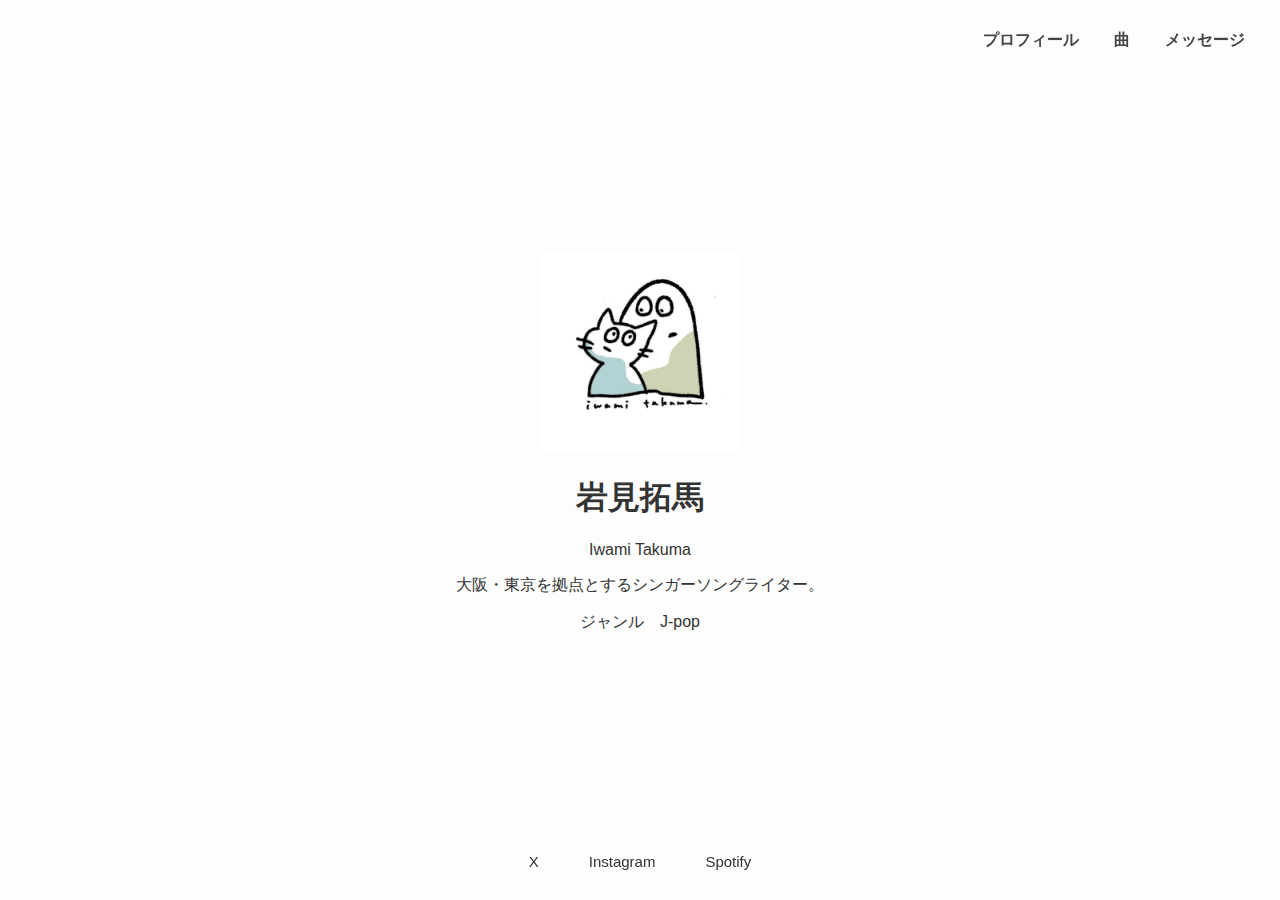
<file: index.html>
<!DOCTYPE html>
<html lang="en">
<head>
    <meta charset="UTF-8">
    <meta name="viewport" content="width=device-width, initial-scale=1.0">
    <title>拓馬について</title>
    <link rel="stylesheet" href="css/index.css">
    
</head>
<body>
    <div class="menu">
        <a href="index.html">プロフィール</a>
        <a href="album.html">曲</a>
        <a href="contact.html">メッセージ</a>
    </div>

    <div class="social-links">
  <a href="https://x.com/iwamitakuma?lang=en" target="_blank"><i class="fab fa-X"></i>X</a>
  <a href="https://www.instagram.com/iwamitakuma/?hl=en" target="_blank"><i class="fab fa-instagram"></i>Instagram</a>
  <a href="https://open.spotify.com/intl-ja/artist/2Ncu9k7wX1iS3XWt4XpX17" target="_blank"><i class="fab fa-Spotify"></i> Spotify</a>

    </div>
    <div class="p">
        <div class="section-content">
            <img src="img/takuma.png">
          <div class="text">
            <h1>岩見拓馬</h1>
            <p>Iwami Takuma</p>
            <p>大阪・東京を拠点とするシンガーソングライター。</p>
            <p>ジャンル　J-pop</p>
          </div>
        </div>
      </div>
</body>
</html>
</file>
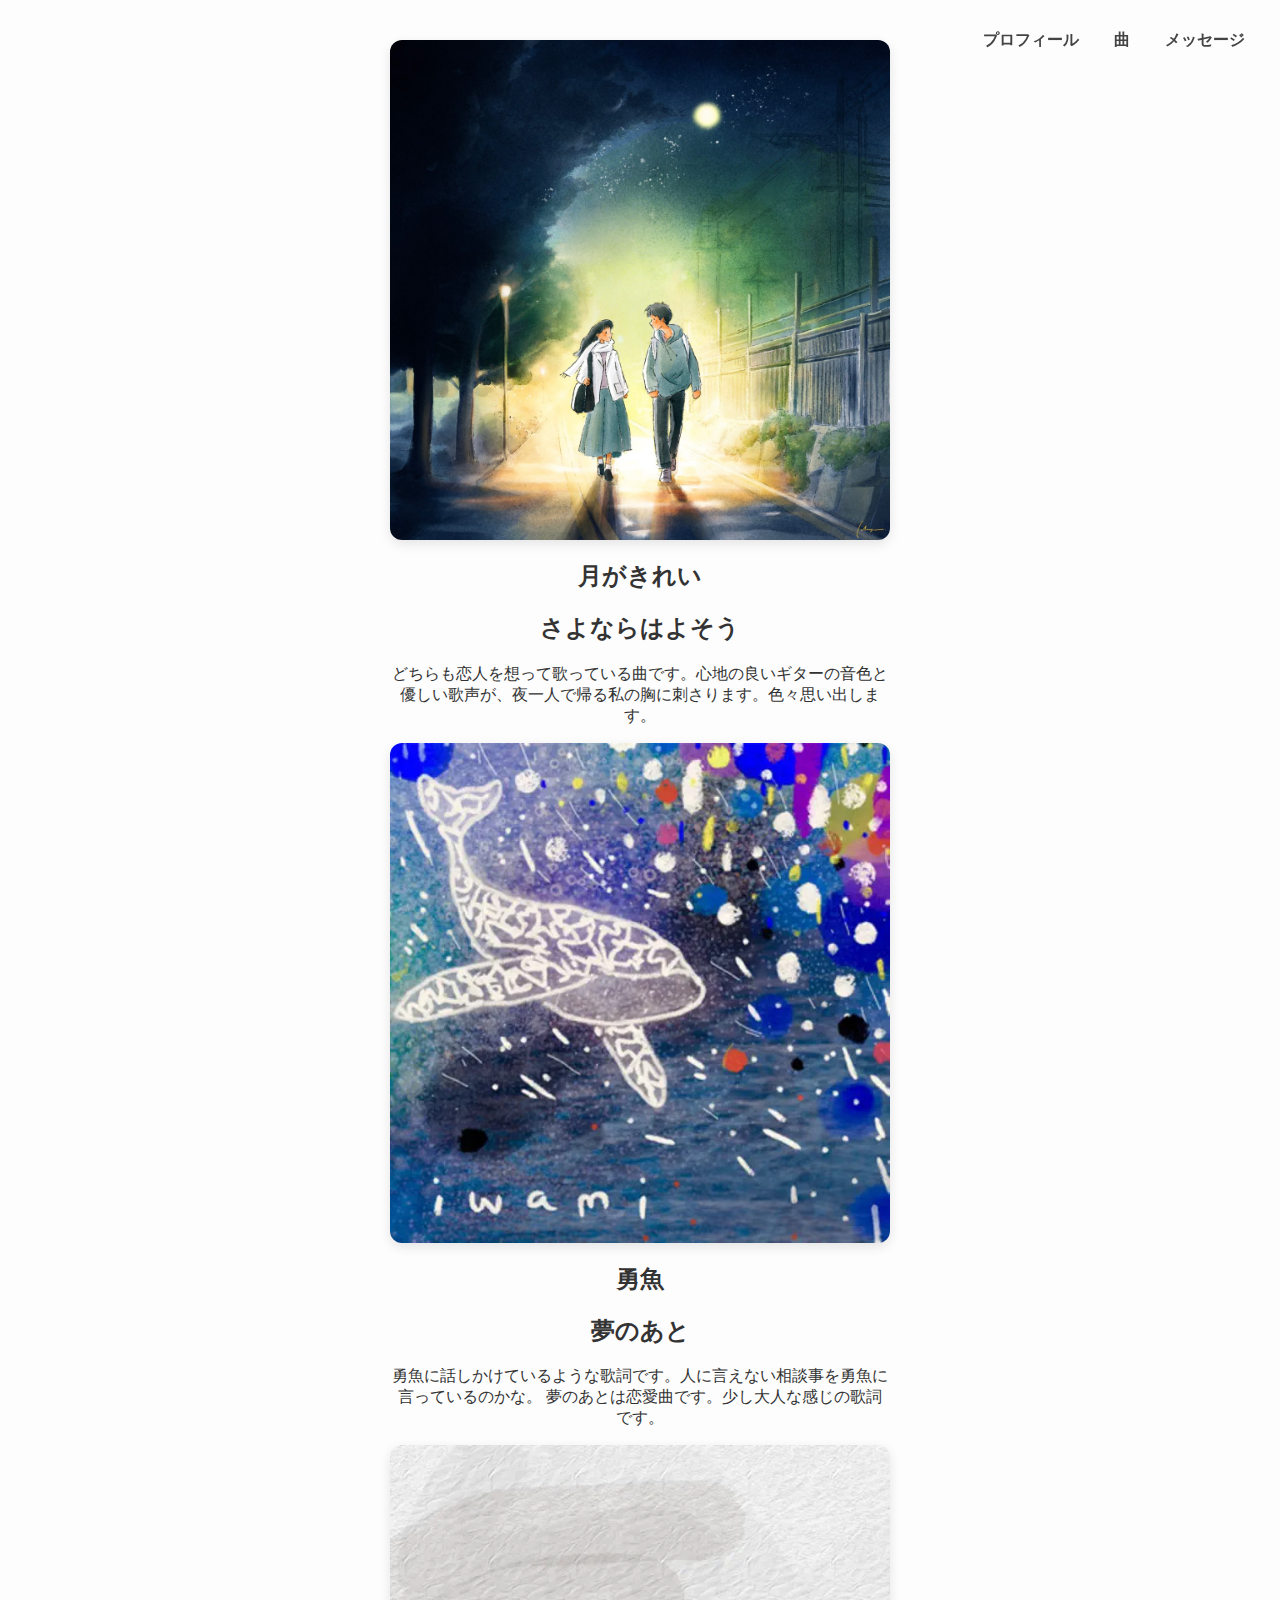
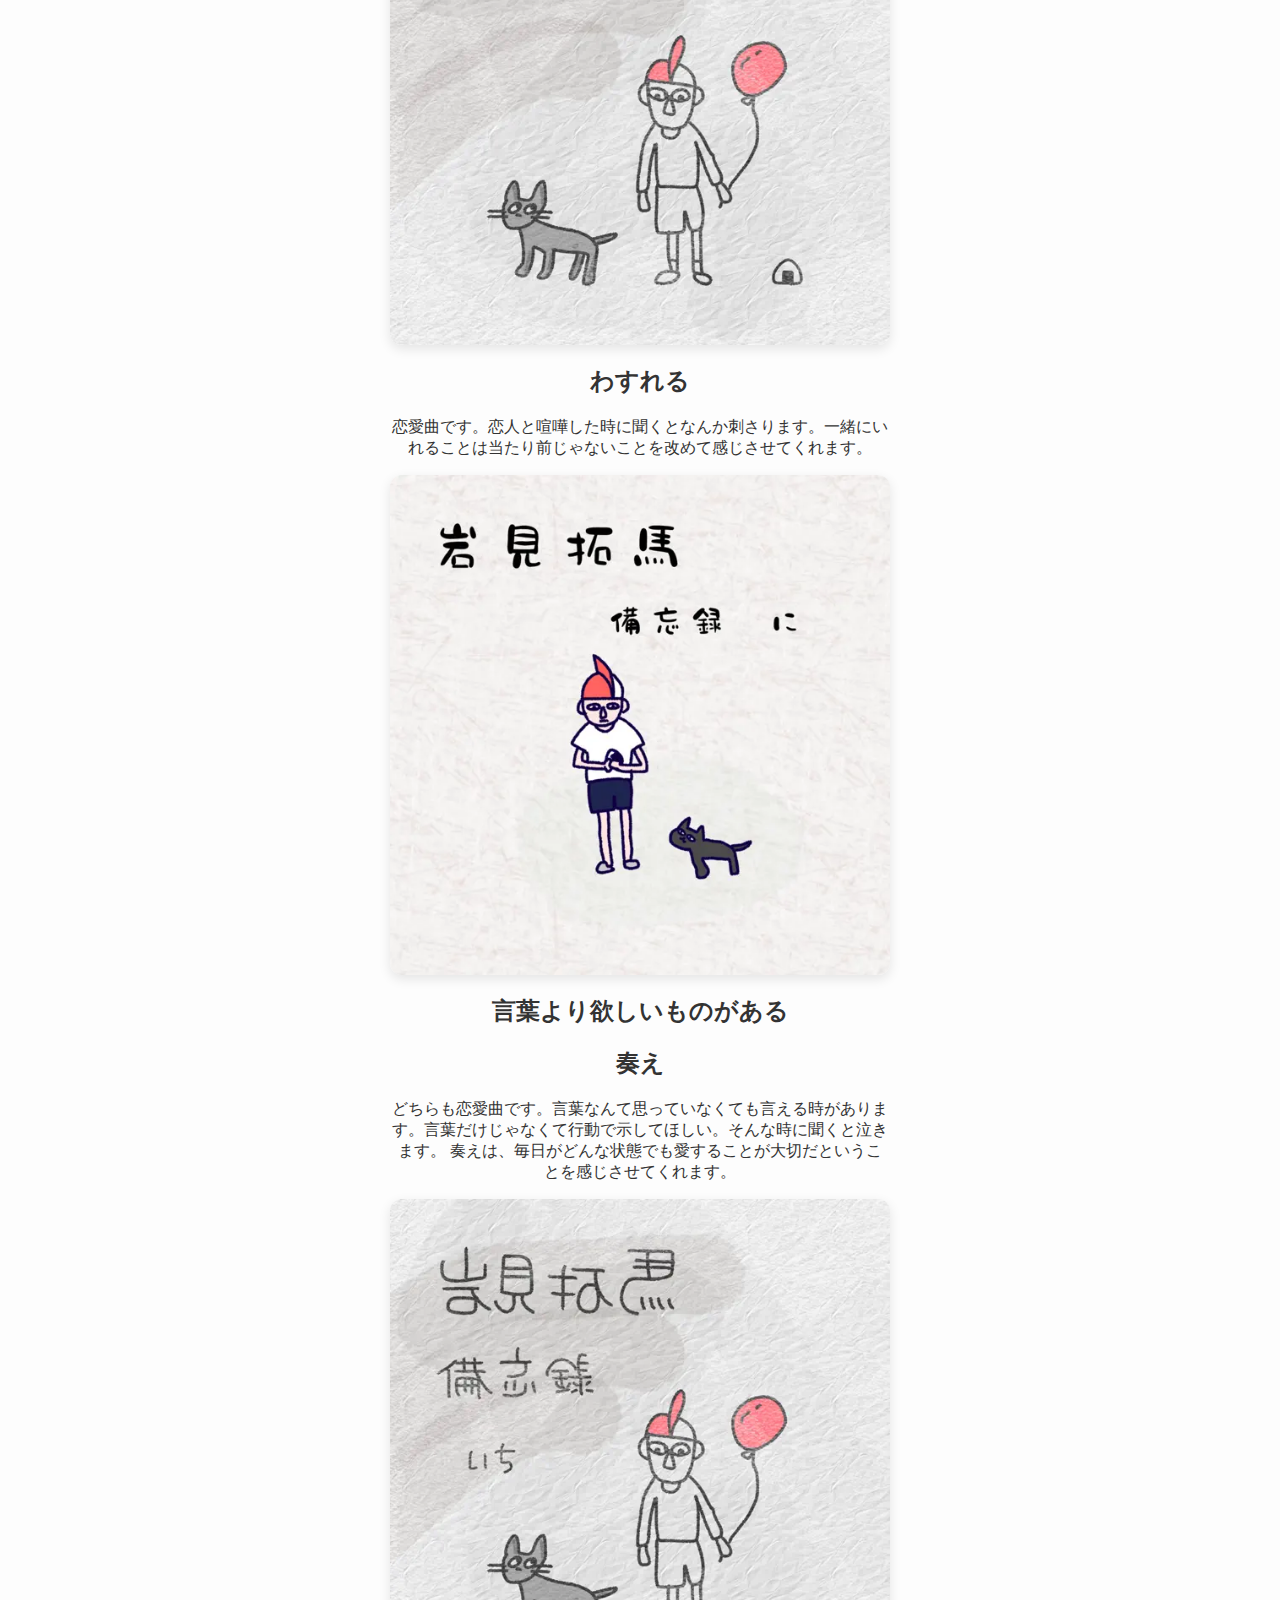
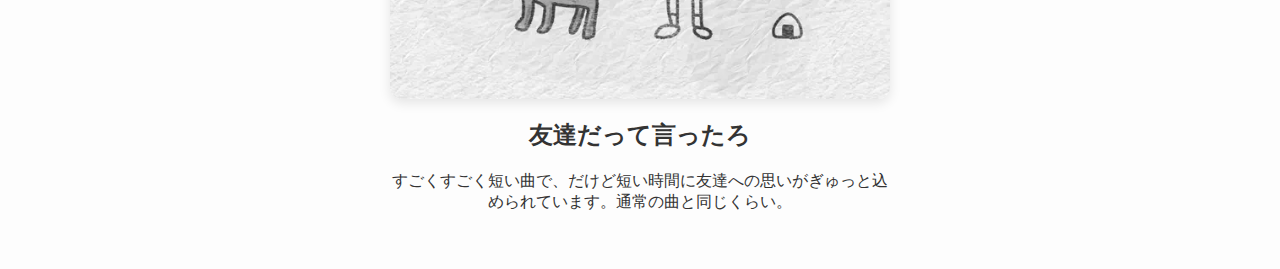
<file: album.html>
<!DOCTYPE html>
<html lang="en">

<head>
    <meta charset="UTF-8">
    <meta name="viewport" content="width=device-width, initial-scale=1.0">
    <title>曲紹介</title>
    <link rel="stylesheet" href="css/index.css">
</head>

<body>
    <div class="menu">
        <a href="index.html">プロフィール</a>
        <a href="album.html">曲</a>
        <a href="contact.html">メッセージ</a>
    </div>

  <div class="song fade-list">
    <div class="song fade-in">
      <img src="img/iwami sayonara.png" alt="青い風">
      <div class="song-description">
        <h2>月がきれい</h2>
        <h2>さよならはよそう</h2>
        <p>どちらも恋人を想って歌っている曲です。心地の良いギターの音色と優しい歌声が、夜一人で帰る私の胸に刺さります。色々思い出します。</p>
      </div>
    </div>

    <div class="song fade-in">
      <img src="img/いさお.png" alt="太陽のリズム">
      <div class="song-description">
        <h2>勇魚</h2>
        <h2>夢のあと</h2>
        <p>勇魚に話しかけているような歌詞です。人に言えない相談事を勇魚に言っているのかな。
            夢のあとは恋愛曲です。少し大人な感じの歌詞です。
        </p>
      </div>
    </div>

    <div class="song fade-in">
      <img src="img/わすれる.png" alt="夜明け前">
      <div class="song-description">
        <h2>わすれる</h2>
        <p>恋愛曲です。恋人と喧嘩した時に聞くとなんか刺さります。一緒にいれることは当たり前じゃないことを改めて感じさせてくれます。</p>
      </div>
    </div>

    <div class="song fade-in">
      <img src="img/備忘録に.png" alt="星空ドライブ">
      <div class="song-description">
        <h2>言葉より欲しいものがある</h2>
        <h2>奏え</h2>
        <p>どちらも恋愛曲です。言葉なんて思っていなくても言える時があります。言葉だけじゃなくて行動で示してほしい。そんな時に聞くと泣きます。
            奏えは、毎日がどんな状態でも愛することが大切だということを感じさせてくれます。
        </p>
      </div>
    </div>

    <div class="song fade-in">
      <img src="img/友達だっていったろ.png" alt="最後の手紙">
      <div class="song-description">
        <h2>友達だって言ったろ</h2>
        <p>すごくすごく短い曲で、だけど短い時間に友達への思いがぎゅっと込められています。通常の曲と同じくらい。</p>
      </div>
    </div>
  </div>

  

</body>




</body>

</html>
</file>
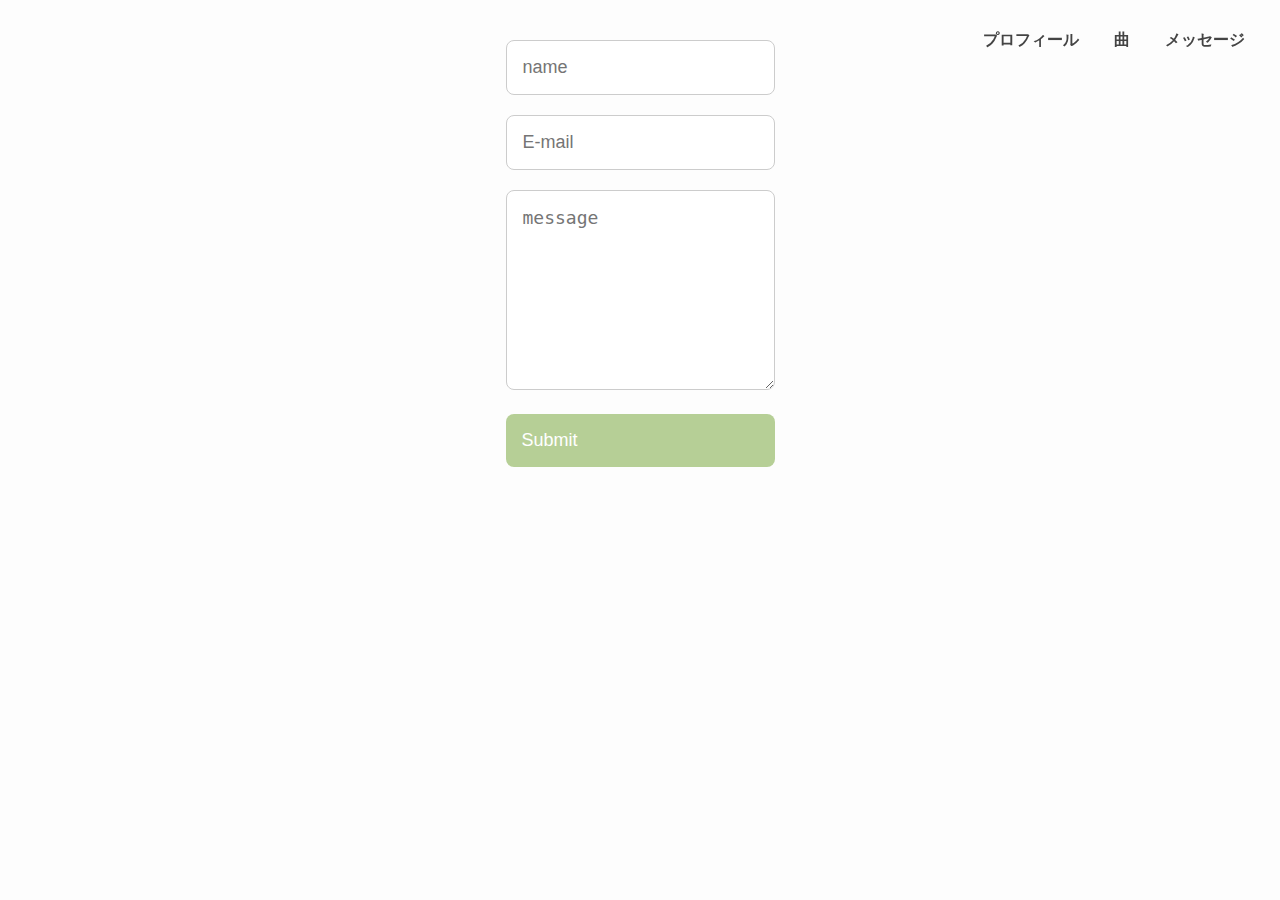
<file: contact.html>
<!DOCTYPE html>
<html lang="en">
<head>
    <meta charset="UTF-8">
    <meta name="viewport" content="width=device-width, initial-scale=1.0">
    <title>連絡</title>
    <link rel="stylesheet" href="css/index.css">

</head>
<body>
    <div class="menu">
        <a href="index.html">プロフィール</a>
        <a href="album.html">曲</a>
        <a href="contact.html">メッセージ</a>
    </div>

    

    <div class="contact">
    <div class="form">
        <div class="form-item">
            <input type="text" class="input" placeholder="name">
            <i class="fas fa-user"></i>
        </div>
        <div class="form-item">
            <input type="text" class="input" placeholder="E-mail">
            <i class="fas fa-envelope-square"></i>
        </div>
        <div class="form-item">
            <textarea class="input message"  rows="10" placeholder="message"></textarea>
        </div>
    </div>
    <div class="btn">
        Submit
    </div>
</div>

    
</body>
</html>
</file>
<file: css/index.css>
body {
  height: auto;      /* これで高さ制限を解除 */
  min-height: 100vh; /* 最低限画面いっぱい */
  display: block;    /* flexじゃなく通常のブロック表示 */
  padding-top: 80px;
  box-sizing: border-box;
}


.ind{
max-width: 1000px;   
margin: auto;
margin-top: 80px;

}

.p {
    position: relative;
    height: auto; /* 画面全体の高さ */
    display: flex;
    justify-content: center; /* 横方向の中央 */
    align-items: center;     /* 縦方向の中央 */
    flex-direction: column;  /* 縦に並べる（画像→文字） */
    text-align: center;
  }
  
  .p img {
    width: 200px;
  }
  
  .p .text {
    margin-top: 10px;
  }



.menu {
  position: fixed;       /* 右上に固定表示 */
  top: 0;
  right: 0;
  display: flex;         /* 横並びにする */
  gap: 50px;             /* リンクの間隔 */
  padding: 10px 20px;
  z-index: 1000;         /* 他の要素より前面に */
  background: none;      /* 任意で背景色 */
}

.menu a {
  padding: 12px 24px;
  text-decoration: none;
  color: #333;
  font-weight: bold;
  transition: background 0.2s, color 0.2s;
  background: none;
}
.menu a:hover {
    background: none;
}





/*連絡*/
body {
  margin: 0;
  padding: 40px 40px;
  background-color: #f9f9f9;
  font-family: 'Helvetica Neue', sans-serif;
  display: flex;
  justify-content: center;
  min-height: 100vh;
  box-sizing: border-box;
}



.contact-us {
  width: 500px;
  height: 750px;
  background: #ffffff;
  padding: 40px 30px;
  border-radius: 16px;
  box-shadow: 0 6px 30px rgba(0, 0, 0, 0.15);
  display: flex;
  flex-direction: column;
  justify-content: space-between;
  box-sizing: border-box;
}


.input {
  width: 100%;
  font-size: 18px;
  padding: 16px;
  margin-bottom: 20px;
  border: 1px solid #cccccc;
  border-radius: 8px;
  box-sizing: border-box;
}


textarea.input.message {
  height: 200px;
  resize: vertical;
}


.btn {
  font-size: 18px;
  padding: 16px;
  background-color: #b6cf96;
  color: white;
  border: none;
  border-radius: 8px;
  cursor: pointer;
  transition: background 0.3s ease;
}

.btn:hover {
  background-color: #ebe2bb;
}














/*リンク系*/
/* SNSメニュー全体を右上に固定 */
.social-links {
  position: fixed;
  bottom: 20px;
  left: 50%;
  transform: translateX(-50%);
  display: flex;
  gap: 30px;
  z-index: 999;
}

.social-links a {
  color: #333;
  text-decoration: none;
  font-size: 15px;
  padding: 10px;
  border-radius: 8px;
  transition: background 0.3s, color 0.3s;
}

.social-links a:hover {
  background-color: #f0f0f0;

}


body {
  margin: 0;
  font-family: 'Helvetica Neue', sans-serif;
  background-color: #fdfdfd;
  color: #333;
}

/* メニューバー */
.menu {
  position: fixed;
  top: 0;
  right: 0;
  display: flex;
  gap: 5px;
  padding: 20px;
  background: none;
  z-index: 100;
}

.menu a {
  text-decoration: none;
  color: #444;
  padding: 10px 15px;
  border-radius: 5px;
  transition: background 0.3s, color 0.3s;
}

.menu a:hover {
  background: #e7f1cb;
  color: #000;
}


















.song-list {
  display: flex;
  flex-direction: column; /* 縦に並べる */
  align-items: center;    /* 横中央揃え */
  gap: 60px;
  max-width: 800px;
  width: 90%;
  margin: 0 auto;
  padding: 0 20px;
  box-sizing: border-box;
}

.song {

  max-width: 500px;
  width: 100%;
  margin: 0 auto;
  text-align: center;
  box-sizing: border-box;
  position: relative; /* 基本はrelative*/
}


.song img {
  width: 100%;
  height: auto;
  display: block;
  border-radius: 12px;
  box-shadow: 0 4px 12px rgba(0,0,0,0.1);
}
</file>
